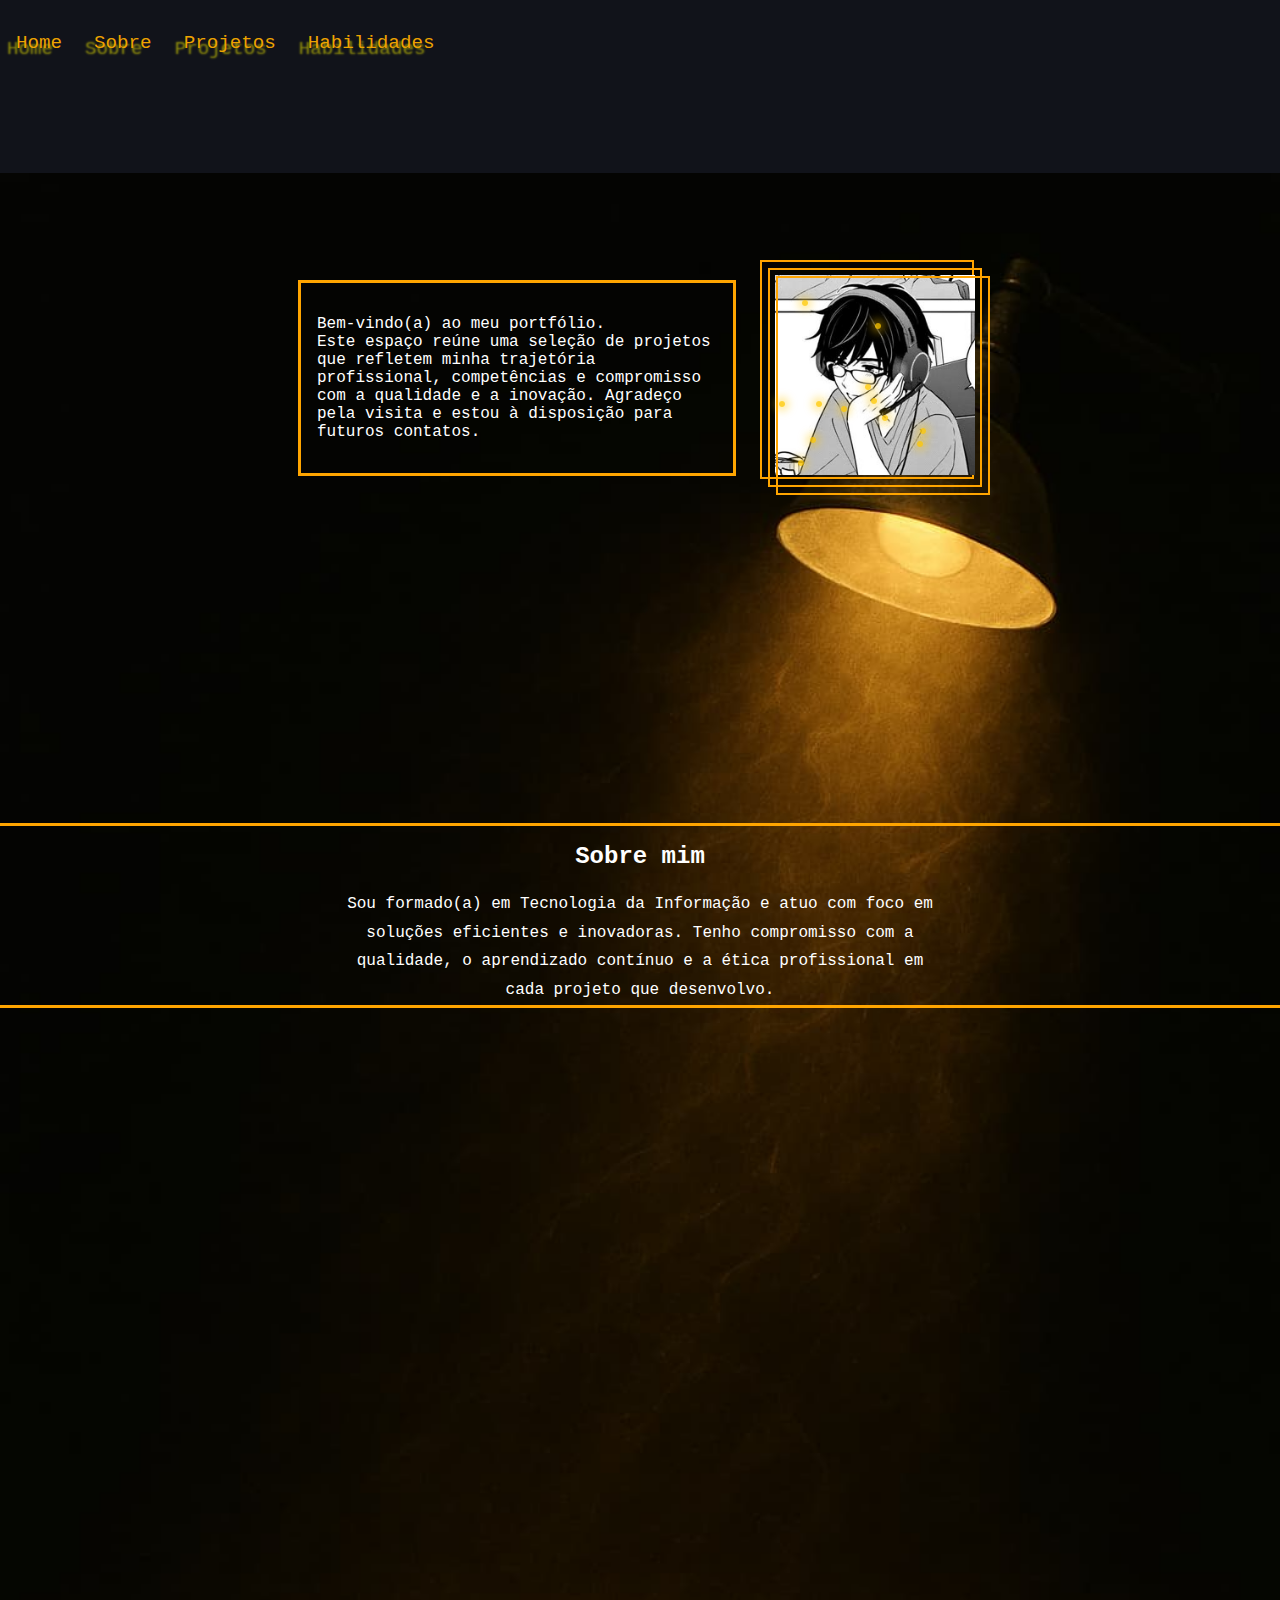
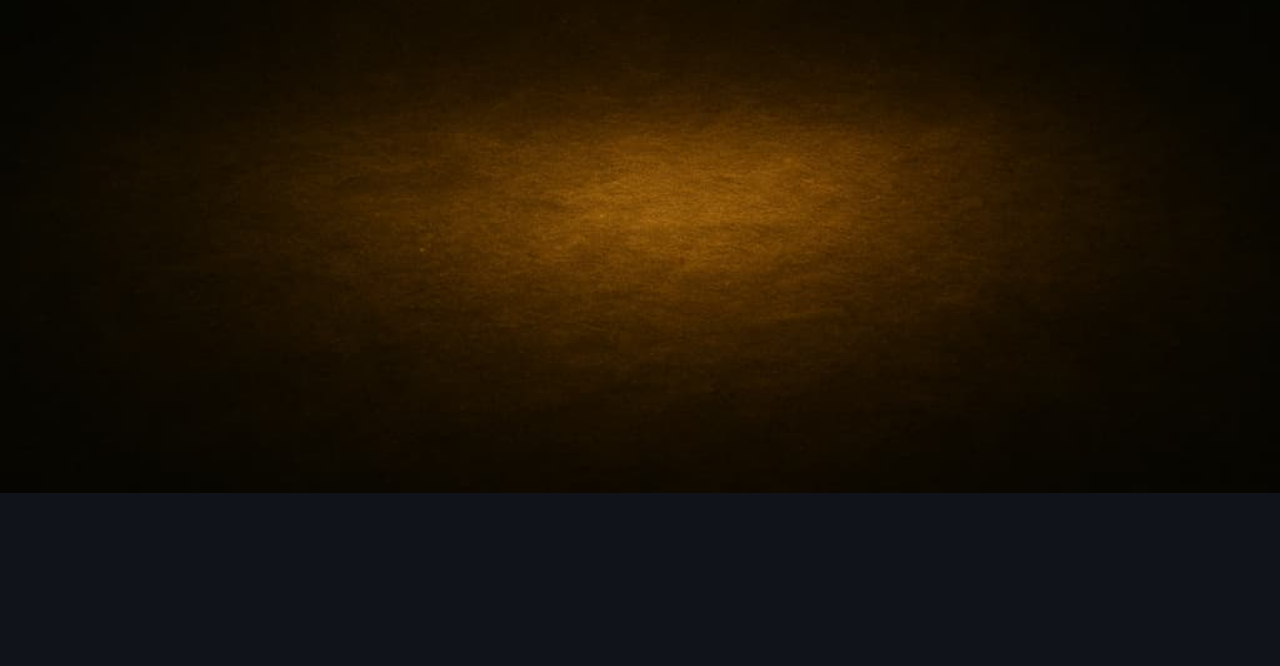
<file: portfolio_animado/logo/portfolio_animado/index.html>
<!DOCTYPE html>
<html lang="pt-BR">
<head>
  <meta charset="UTF-8" />
  <meta name="viewport" content="width=device-width, initial-scale=1.0"/>
  <title>Portfólio</title>
  <link rel="stylesheet" href="style.css"/>
</head>
<body>
  <header>
    <nav>
      <ul>
        <li><a href="#">Home</a></li>
        <li><a href="#">Sobre</a></li>
        <li><a href="#">Projetos</a></li>
        <li><a href="#">Habilidades</a></li>
      </ul>
    </nav>
  </header>

  <main class="intro">
    <div class="mensagem">
      <p>
        Bem-vindo(a) ao meu portfólio.<br>
        Este espaço reúne uma seleção de projetos que refletem minha trajetória profissional, competências e compromisso com a qualidade e a inovação. Agradeço pela visita e estou à disposição para futuros contatos.
      </p>
    </div>

    <div class="foto-container">
      <div class="foto">
        <img src="temporario.jpg" alt="Minha foto"/>
        <div class="vagalumes"></div>
      </div>
    </div>
  </main>

  <section class="sobre-mim">
    <h2>Sobre mim</h2>
    <p>
      Sou formado(a) em Tecnologia da Informação e atuo com foco em soluções eficientes e inovadoras. Tenho compromisso com a qualidade, o aprendizado contínuo e a ética profissional em cada projeto que desenvolvo.
    </p>
  </section>

  <script src="script.js"></script>
</body>
</html>
</file>
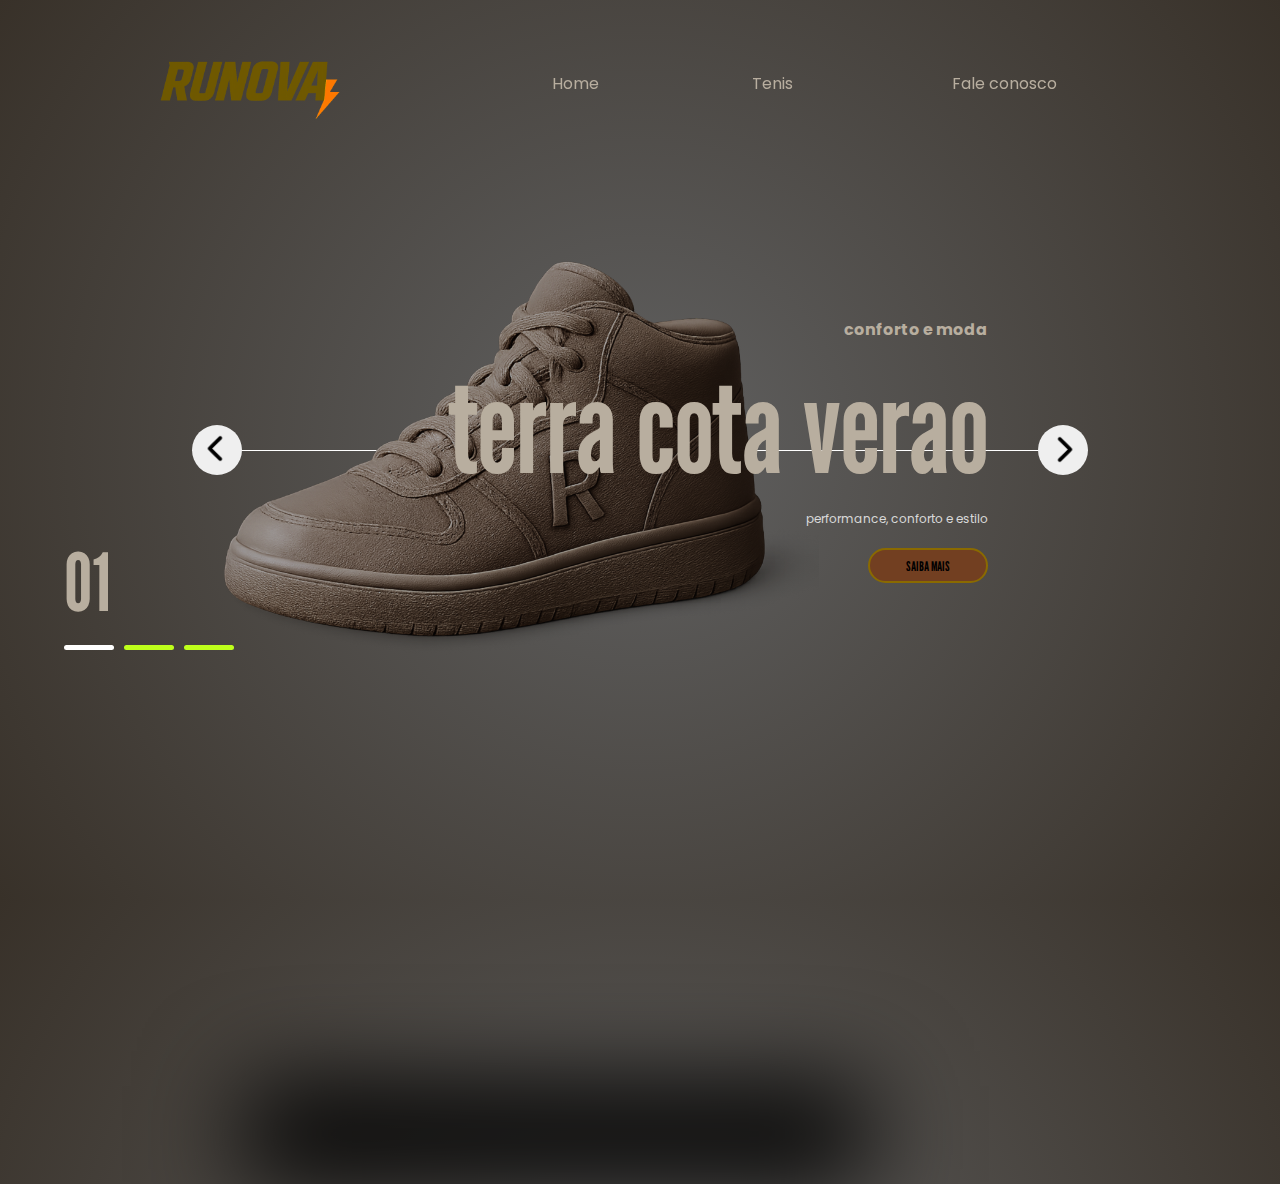
<file: portfolio_animado/tenis.html>
<!DOCTYPE html>
<html lang="pt-br">
<head>
    <meta charset="UTF-8">
    <meta name="viewport" content="width=device-width, initial-scale=1.0">
    <title>coleção de verão</title>
    <link rel="stylesheet" href="tenis3.css">
    <link rel="preconnect" href="https://fonts.googleapis.com">
<link rel="preconnect" href="https://fonts.gstatic.com" crossorigin>
<link href="https://fonts.googleapis.com/css2?family=Poppins:ital,wght@0,100;0,200;0,300;0,400;0,500;0,600;0,700;0,800;0,900;1,100;1,200;1,300;1,400;1,500;1,600;1,700;1,800;1,900&display=swap" rel="stylesheet">
<link rel="preconnect" href="https://fonts.googleapis.com">
<link rel="preconnect" href="https://fonts.gstatic.com" crossorigin>
<link href="https://fonts.googleapis.com/css2?family=League+Gothic&family=Poppins:ital,wght@0,100;0,200;0,300;0,400;0,500;0,600;0,700;0,800;0,900;1,100;1,200;1,300;1,400;1,500;1,600;1,700;1,800;1,900&display=swap" rel="stylesheet">

</head>

<body>
    <header>
        <img src="logo/logotipo.png" alt="logo">
        <nav>
            <ul>
                <li>Home</li>
                <li>Tenis</li>
                <li>Fale conosco</li>
            </ul>
        </nav>
    </header>

    <section class="container">
        <div class="list">
            <div  class="item active">
                <div class="tenis-img">
                    <img src="logo/terra-cota.png" alt="">
                </div>
                <div class="content">
                    <p class="tenis-informaçao">
                        conforto e moda 
                    </p>
                    <h2>
                        terra cota verao
                    </h2>
                        <p class="descriçao">
                            performance, conforto e estilo
                        </p>
                        <button class="informaçao">
                            saiba mais
                        </button>
                    
                </div>
            </div>
        
        <!-- imagem do tenis 2 -->
        
        <div  class="item">
                <div class="tenis-img">
                    <img src="logo/black.png" alt="">
                </div>
                <div class="content">
                    <p class="tenis-informaçao">
                        A beleza dos ceus noturnos
                    </p>
                    <h2>
                        Black conforto
                    </h2>
                        <p class="descriçao">
                            performance, conforto e estilo
                        </p>
                        <button class="informaçao">
                            saiba mais
                        </button>
                </div>
            </div>

        <!-- imagem do tenis 3 -->
        
        <div  class="item">
                <div class="tenis-img">
                    <img src="logo/rubi.png" alt="">
                </div>
                <div class="content">
                    <p class="tenis-informaçao">
                        A beleza de uma cereja 
                    </p>
                    <h2>
                        cereja
                    </h2>
                        <p class="descriçao">
                            performance, conforto e estilo
                        </p>
                        <button class="informaçao">
                            saiba mais
                        </button>
                </div>
            </div>

        
        </div>


        <div class="arrows">
            <button id="prev"><img src="logo/arrow-sem.png" alt=""></button>
            <button id="next"><img src="logo/arrow-sem.png" alt=""></button>
        </div>
        <div class="indicators">
            <div class="number">01</div>
                <ul>
                    <li  class="active"></li>
                    <li></li>
                    <li></li>
                </ul>
            </div>
    </section>

<script src="tenis2.js"></script>

</body>
</html>
</file>
<file: portfolio_animado/logo/portfolio_animado/style.css>
body {
  /* margin: 0;
  font-family: 'Courier New', Courier, monospace;
  background: #11131a;
  color: white;
  overflow-x: hidden;
  background: #b5b581;
background: radial-gradient(circle,rgb(0, 0, 0) 0%, rgb(41, 41, 8) 100%); */



  margin-top: 20%;
  font-family: 'Courier New', Courier, monospace;
  background-color: #11131a;
  color: white;
  overflow-x: hidden;
  background-image: url('img/WhatsApp Image 2025-05-16 at 12.11.37 PM.jpeg');
  background-repeat: no-repeat;
  background-position: center;
  background-size: 100%;
  height: 250vh;
  margin: auto;


}
nav ul {
  display: flex;
  list-style: none;
  padding: 1rem;
  right: 20%;
  background-color: transparent;
  gap: 2rem;
  
  
}

/* ul do menu */
nav ul li a {
  text-decoration: none;
  font-size: 1.2rem;
  text-shadow: -9px 6px 2px rgba(238, 234, 0, 0.6);
  color: rgb(238, 163, 0);
  /* animation: piscar 4s infinite; */
  
}
.intro {
  display: flex;
  flex-direction: row;
  justify-content: center;
  align-items: center;
  padding: 3rem 2rem;
  gap: 2rem;
  text-align: left;
  margin-top: 150px;
  
}
.mensagem {
  border: 3px solid orange;
  padding: 1rem;
  max-width: 400px;
  position: relative;
  animation: piscar 4s infinite;
  /* border-radius: 20px; */
}

.mensagem::before {
  left: -50px;
  top: 50%;
  transform: translateY(-50%);
  border-right: 25px solid orange;
}
.mensagem::after {
  right: -50px;
  top: 50%;
  transform: translateY(-50%);
  border-left: 25px solid orange;
}
.foto-container {
  position: relative;
}
.foto {
  border: 2px solid orange;
  padding: 5px;
  position: relative;
  display: inline-block;
  /* animation: piscar 7s infinite; */
}
.foto img {
  width: 200px;
  height: auto;
  filter: grayscale(100%);
}
.foto::before,
.foto::after {
  content: '';
  position: absolute;
  border: 2px solid orange;
  animation: piscar 4s infinite;
}
.foto::before {
  top: -10px;
  left: -10px;
  width: 100%;
  height: 100%;
}
.foto::after {
  bottom: -10px;
  right: -10px;
  width: 100%;
  height: 100%;
}
.sobre-mim {
  padding: 3rem 2rem;
  text-align: center;
  position: relative;
  margin-top: 15rem;
}
.sobre-mim::before,
.sobre-mim::after {
  content: '';
  position: absolute;
  width: 100%;
  height: 3px;
  background-color: orange;
  left: 0;
  animation: piscar 2s infinite;
}


.sobre-mim p {
  max-width: 600px;
  margin: auto;
  line-height: 1.8;
}
@keyframes piscar {
  0%, 100% {
    opacity: 1;
    box-shadow: 0 0 10px orange;
  }
  50% {
    opacity: 0.5;
    box-shadow: 0 0 20px orange;
  }
}
.vagalumes {
  position: absolute;
  top: 0;
  left: 0;
  width: 100%;
  height: 100%;
  pointer-events: none;
  overflow: hidden;
  z-index: 2;
}
.vagalume {
  position: absolute;
  width: 6px;
  height: 6px;
  background: rgba(255, 200, 0, 0.8);
  border-radius: 50%;
  box-shadow: 0 0 8px 4px rgba(255, 200, 0, 0.4);
  animation: flutuar linear infinite;
  z-index: 2;
}



@keyframes flutuar {
  0% {
    transform: translate(0, 0);
    opacity: 0;
  }
  50% {
    opacity: 1;
  }
  100% {
    transform: translate(30px, -30px);
    opacity: 0;
  }
}
</file>
<file: portfolio_animado/tenis3.css>
* {
    margin: 0;
    padding: 0;
    box-sizing: border-box;
    list-style: none;
    font-family: "Poppins", sans-serif;
}

body {
    background-color: #000;
    color: rgb(184, 174, 159);
    font-size: 16px;
    overflow: hidden;
    background: radial-gradient(circle, rgba(97, 97, 97, 1) 0%, rgba(56, 49, 41, 1) 100%);
}

header {
    position: fixed;
    width: 80vw;
    left: 50%;
    transform: translateX(-50%);
    display: grid;
    align-items: center;
    grid-template-columns: 1fr 600px;
    gap: 100px;
    z-index: 2;
}

header img {
    width: 250px;
}

header nav ul {
    display: grid;
    grid-template-columns: repeat(3, 200px);
}

section {
    background: radial-gradient(circle, rgba(97, 97, 97, 1) 0%, rgba(56, 49, 41, 1) 100%);
    height: 100vh;
    position: relative;
}

section .list {
    width: 70vw;
    height: 100%;
    margin: auto;
    position: relative;
}

section .list .item {
    position: absolute;
    inset: 0;
}

section .list .item .tenis-img {
    position: absolute;
    top: 50%;
    transform: translateY(-50%);
    width: 70%;
}

section .list .item .tenis-img img {
    width: 100%;
    transform: rotate(-30deg);
}

section .list .item .tenis-img::before {
    content: "";
    position: absolute;
    background-color: #000;
    width: 100%;
    height: 100px;
    top: 150%;
    left: 50px;
    border: 50%;
    filter: blur(50px);
}

section .list .item .content {
    position: absolute;
    right: 100px;
    width: 70%;
    height: 100%;
    display: flex;
    flex-direction: column;
    justify-content: center;
    align-items: end;
    gap: 20px;
}

section .list .item .content .tenis-informaçao {
  font-weight: bold;
}

section .list .item .content h2 {
  font-size: 8em;
  line-height: 1em;
  font-family: "League Gothic", sans-serif;
}

section .list .item .content .descriçao {
  color: #d9d9d9;
  font-size: 12px;
  text-align: right;
  max-width: 400px;
}

section .list .item .content .informaçao {
    border-radius: 30px;
    height: 35px;
    width: 120px;
    text-transform: uppercase;
    border: 2px solid #8a6a00;
    background-color: #723f21;
    color: #000;
    cursor: pointer;
    font-weight: bold;
    font-family: "League Gothic", sans-serif;
}

section .list::before {
    content: "";
    position: absolute;
    height: 200px;
    width: 100%;
    top: 50%;
    border-top: 1px solid #fff;
}

section .arrows {
  width: 70vw;
  position: absolute;
  top: 50%;
  left: 50%;
  transform: translate(-50%, -25px);
  display: flex;
  justify-content: space-between;
}

section .arrows button:nth-child(1) img {
  transform: scale(-1);
}

section .arrows button {
  top: 60%;
  width: 50px;
  height: 50px;
  border-radius: 50%;
  border: none;
  cursor: pointer;
}

section .arrows button img {
  width: 30px;
  margin-top: 4px;
  cursor: pointer;
}

section .arrows button:hover {
  background-color: #beff1b;
}

section .indicators {
  position: absolute;
  top: 50%;
  left: 50%;
  transform: translateX(-50%);
  height: 200px;
  width: 90vw;
  display: flex;
  flex-direction: column;
  justify-content: end;
  gap: 15px;
}

section .indicators .number {
  font-size: 5em;
  font-family: "League Gothic", sans-serif;
}

section .indicators ul {
  display: flex;
  gap: 10px;
}

section .indicators ul li {
  width: 50px;
  height: 5px;
  background-color: #beff1b;
  border-radius: 5px;
  transition: 0.5s;
}

section .indicators ul .active {
  background-color: #fff;
}

section .list .item {
  transform: translateX(calc(100vw * var(--calculation)));
  transition: 0.5s;
  opacity: 0;
}

section .list .item .tenis-img img {
  transform: rotate(0);
  transition: 0.5s;
  transition-delay: 0.3s;
}

section .list .item .content .tenis-informaçao,
section .list .item .content h2,
section .list .item .content .descriçao,
section .list .item .content .informaçao {
  transform: translateX(calc(200px * var(--calculation)));
  transition: 0.7s;
  transition-delay: 0.3s;
  opacity: 0;
}

section .list .item .content h2 {
  transition-delay: 0.5s;
}

section .list .item .content .descriçao {
  transition-delay: 0.7s;
}

section .list .item .content .informaçao {
  transition-delay: 0.9s;
}

section .list .active {
  transform: translateX(0);
  transition: 0.5s;
  opacity: 1;
}

section .list .active .car-img img {
  transform: rotate(-20deg);
}

section .list .active .content .tenis-informaçao,
section .list .active .content h2,
section .list .active .content .descriçao,
section .list .active .content .informaçao {
  transform: translateX(0);
  opacity: 1;
}
</file>
